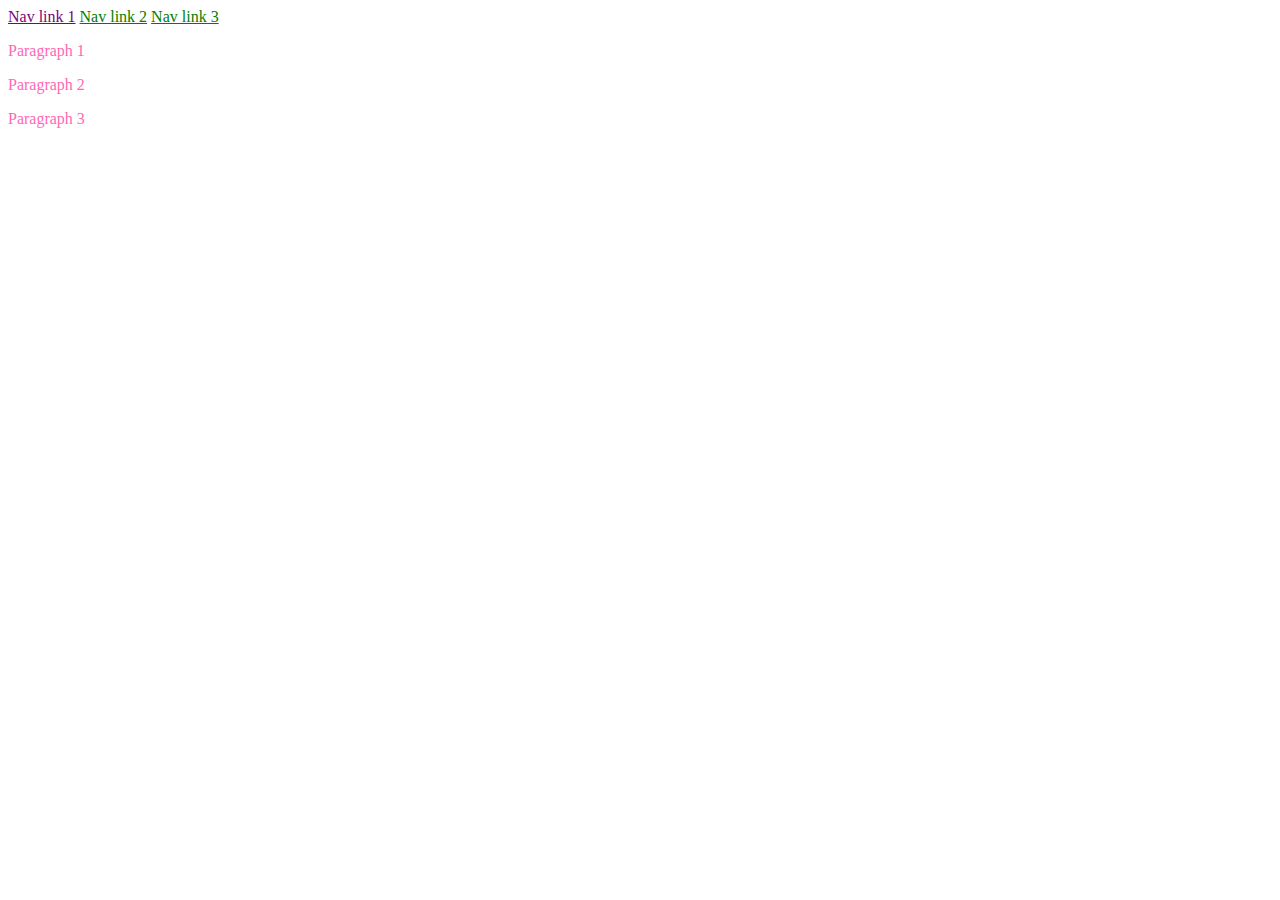
<file: css-specificity/index.html>
<!doctype html>

<html lang="en">
    <head>
        <meta charset="utf-8">
        <title>CSS Specificity</title>
        <meta name="description" content="CSS Specificity">
        <meta name="author" content="She Codes">
        <link rel="stylesheet" href="styles.css">
    </head>

    <body>

        <header>
            <nav>
                <a class="nav-link" id="link-1" href="#">Nav link 1</a>
                <a class="nav-link" href="#">Nav link 2</a>
                <a class="nav-link" href="#">Nav link 3</a>
            </nav>
        </header>

        <div>
            <p class="paragraph-link" id="paragraph-1">Paragraph 1</p>
            <p class="paragraph-link">Paragraph 2</p>
            <p class="paragraph-link">Paragraph 3</p>
        </div>

    </body>

</html>
</file>
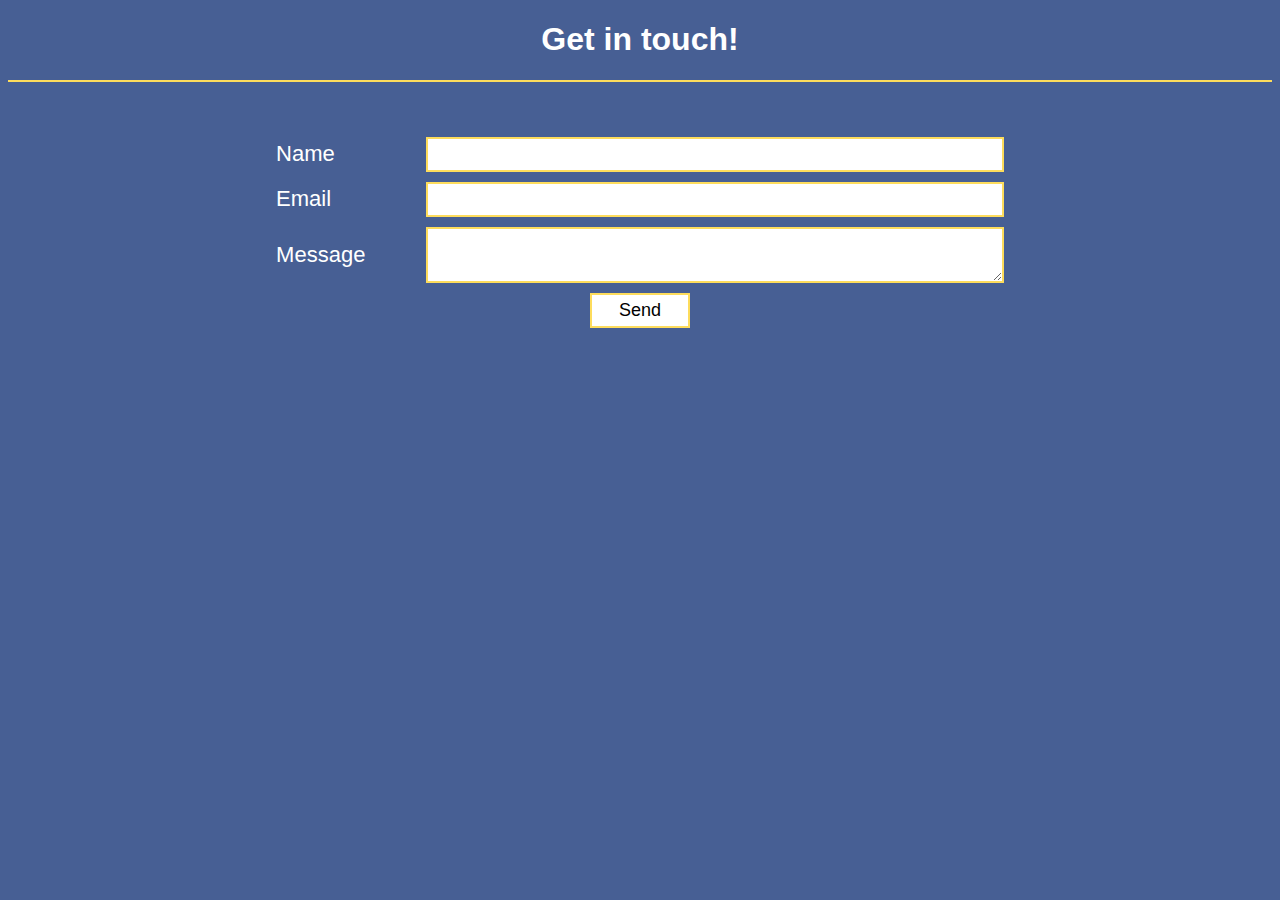
<file: forms-starter/index.html>
<!doctype html>

<html lang="en">
    <head>
        <meta charset="utf-8">
        <meta name="viewport" content="width=device-width, initial-scale=1, shrink-to-fit=no">
        <title>Introduction to Forms</title>
        <link rel="stylesheet" href="styles.css">
    </head>

    <body>
        <header>
            <h1>Get in touch!</h1>
        </header>

        <!-- action is where we post the form (from Formspree here) -->
        <!-- 'method' Indicating how the data is to be handled -->
        <form action="https://formspree.io/f/xwkyvvdg" method="post">
            <div class="form-item">
                <!-- following syntax is good practice, and possibly ref for javascript input -->
                <label for="name">Name</label>
                <input type="text" id="name" name>
            </div>
        <div class="form-item">
            <label for="mail">Email</label>
            <input type="email" id="mail" name="email">
        </div>
        <div class="form-item">
            <label for="message">Message</label>
            <textarea id="message" name="message"></textarea>
        </div>
        <div class="form-item">
            <button type="submit">Send</button>
        </div>
        </form>

    </body>
</html>
</file>
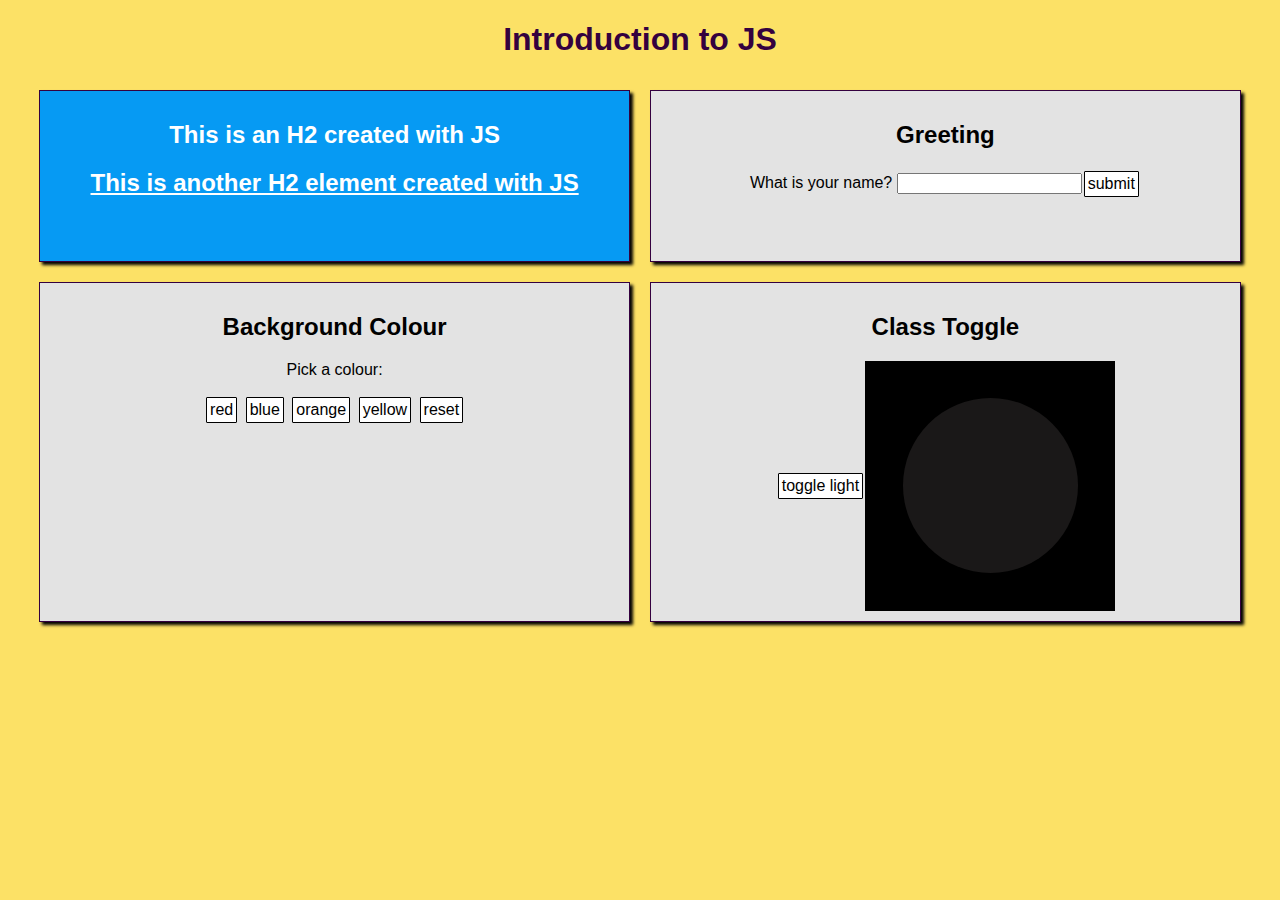
<file: intro-to-js/index.html>
<!DOCTYPE html>
<html lang="en">
    <head>
        <meta charset="utf-8">
        <title>Introduction to JavaScript</title>
        <meta name="description" content="JavaScript Demo">
        <meta name="author" content="She Codes">
        <link rel="stylesheet" href="styles.css">
    </head>
    
    <body>
        <header>
            <h1>Introduction to JS</h1>
        </header>

        <div id="wrapper">
            <div id="starter-div" class="component">
            </div>

            <div id="greeting" class="component">
                <h2>Greeting</h2>
                <form>
                    <div class="form-item">
                        <label for="name">What is your name?</label>
                        <input type="text" id="name" name="name">
                    </div>
                    <input type="button" onclick="showName()" value="submit">
                </form>
                <p id="greeting-text"></p>
            </div>

            <div id="colour" class="component">
                <h2>Background Colour</h2>
                <p>Pick a colour:</p>
                <input type="button" onclick="changeColour('#f74850')" value="red">
                <input type="button" onclick="changeColour('#0000ff')" value="blue">
                <input type="button" onclick="changeColour('#ffa500')" value="orange">
                <input type="button" onclick="changeColour('#ffff00')" value="yellow">
                <input type="button" onclick="resetColour()" value="reset">
            </div>

            <div id="on-off" class="component">
                <h2>Class Toggle</h2>
                <div id="class-toggle-containter">
                    <input type="button" onclick="toggleLightbulb()" value="toggle light">
                    <div id="toggle-wrapper">
                        <div id="light"></div>
                    </div>
                </div>
            </div>
        </div>
    </body>
    <script src='script.js'></script>       
</html>
</file>
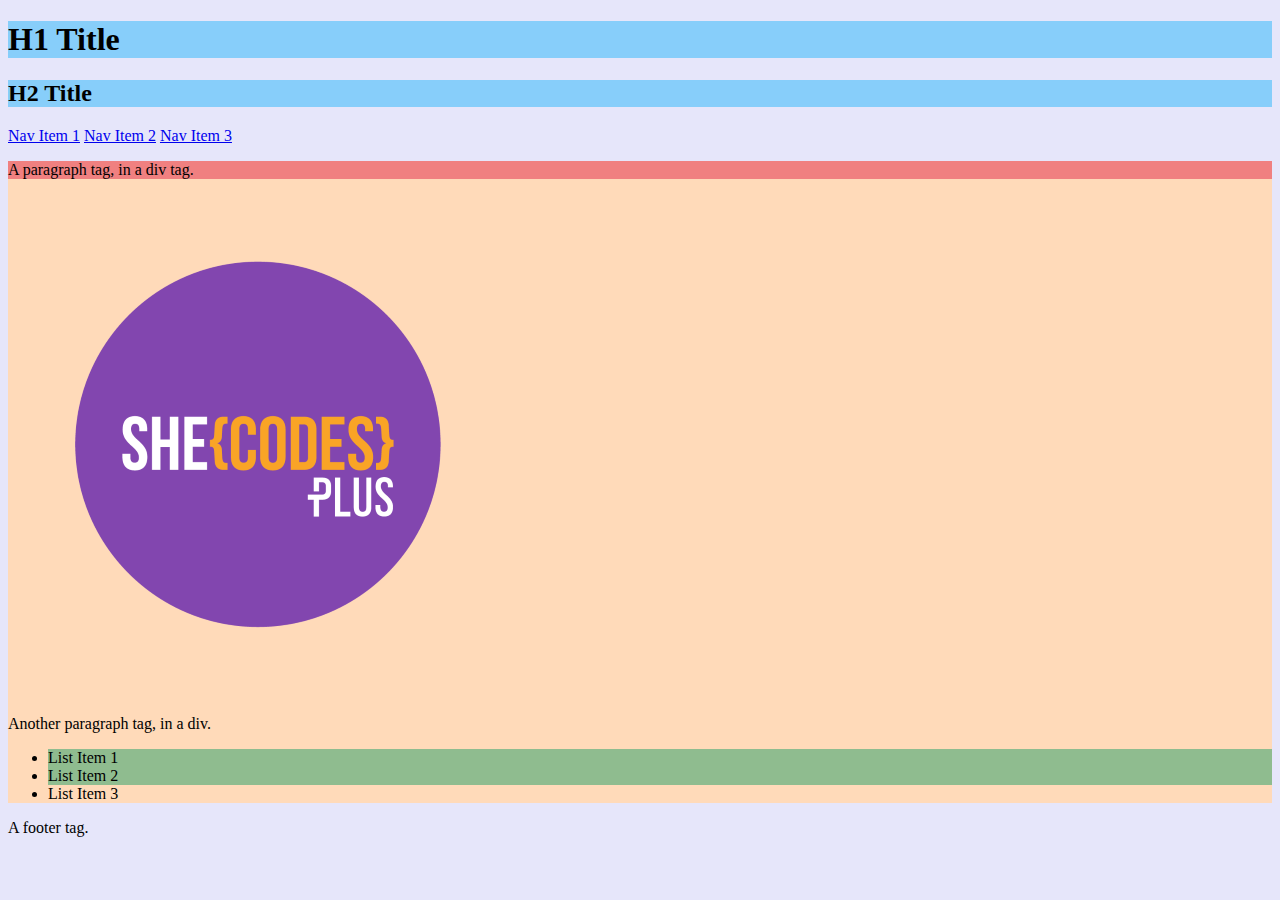
<file: introduction-to-css-selectors/index.html>
<!doctype html>

<html lang="en">
    <head>
        <meta charset="utf-8">
        <title>CSS Selectors</title>
        <meta name="description" content="CSS Selectors Playground">
        <meta name="author" content="She Codes">
        <link rel="stylesheet" href="styles.css">
    </head>
    <body>
        <header>
            <h1 class="main-heading">H1 Title</h1>
            <h2 class="main-heading">H2 Title</h2>
            <nav>
                <a href="#" >Nav Item 1</a>
                <a href="#">Nav Item 2</a>
                <a href="#">Nav Item 3</a>
            </nav>
        </header>
        <div>
            <p id="first-paragraph">A paragraph tag, in a div tag.</p>
            <img src="logo.png" alt="She Codes Logo.">
            <p>Another paragraph tag, in a div.</p>
            <ul>
                <li class="list-item">List Item 1</li>
                <li class="list-item">List Item 2</li>
                <li>List Item 3</li>
            </ul>
        </div>
        <footer>
            A footer tag.
        </footer>
    </body>
</html>
</file>
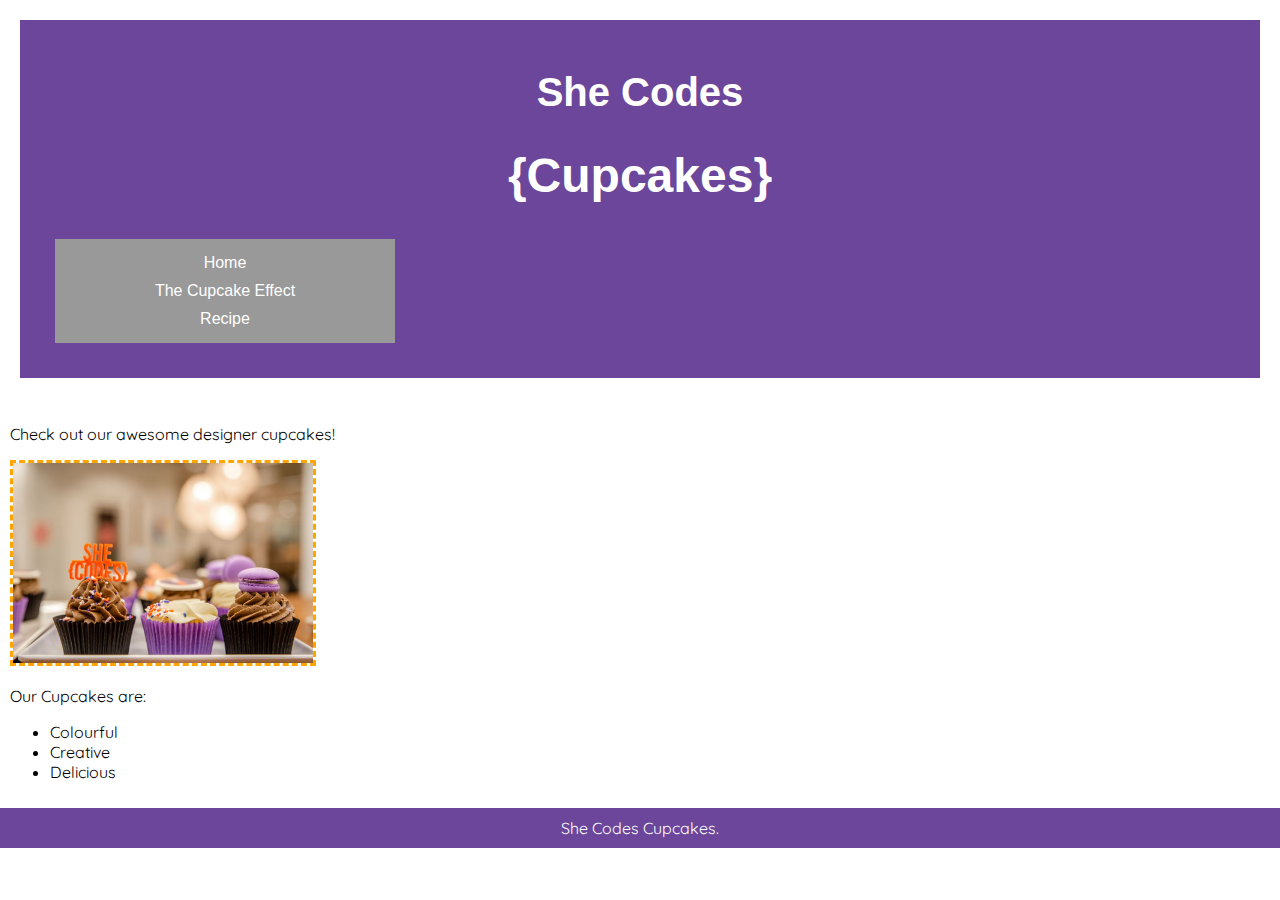
<file: introduction-to-css/index.html>
<!doctype html>

<html lang="en">
    <head>
        <meta charset="utf-8">
        <title>She Codes Cupcakes</title>
        <meta name="description" content="She Codes Cupcakes">
        <meta name="author" content="She Codes">
        <link rel="stylesheet" href="styles.css">
    </head>
    <body>
        <header>
            <h1>She Codes</h1>
            <h2>{Cupcakes}</h2>
            <nav>
                <a href="index.html">Home</a>
                <a href="cupcake-effect.html">The Cupcake Effect</a>
                <a href="recipe.html">Recipe</a>
            </nav>
        </header>
        <div>
            <p>Check out our awesome designer cupcakes!</p>
            <img id="picture-resized" src="images/cupcake-1.jpg" alt="She Codes Cupcakes.">
            <p>Our Cupcakes are:</p>
            <ul>
                <li>Colourful</li>
                <li>Creative</li>
                <li>Delicious</li>
            </ul>
        </div>
        <footer>
            She Codes Cupcakes.
        </footer>
    </body>
</html>
</file>
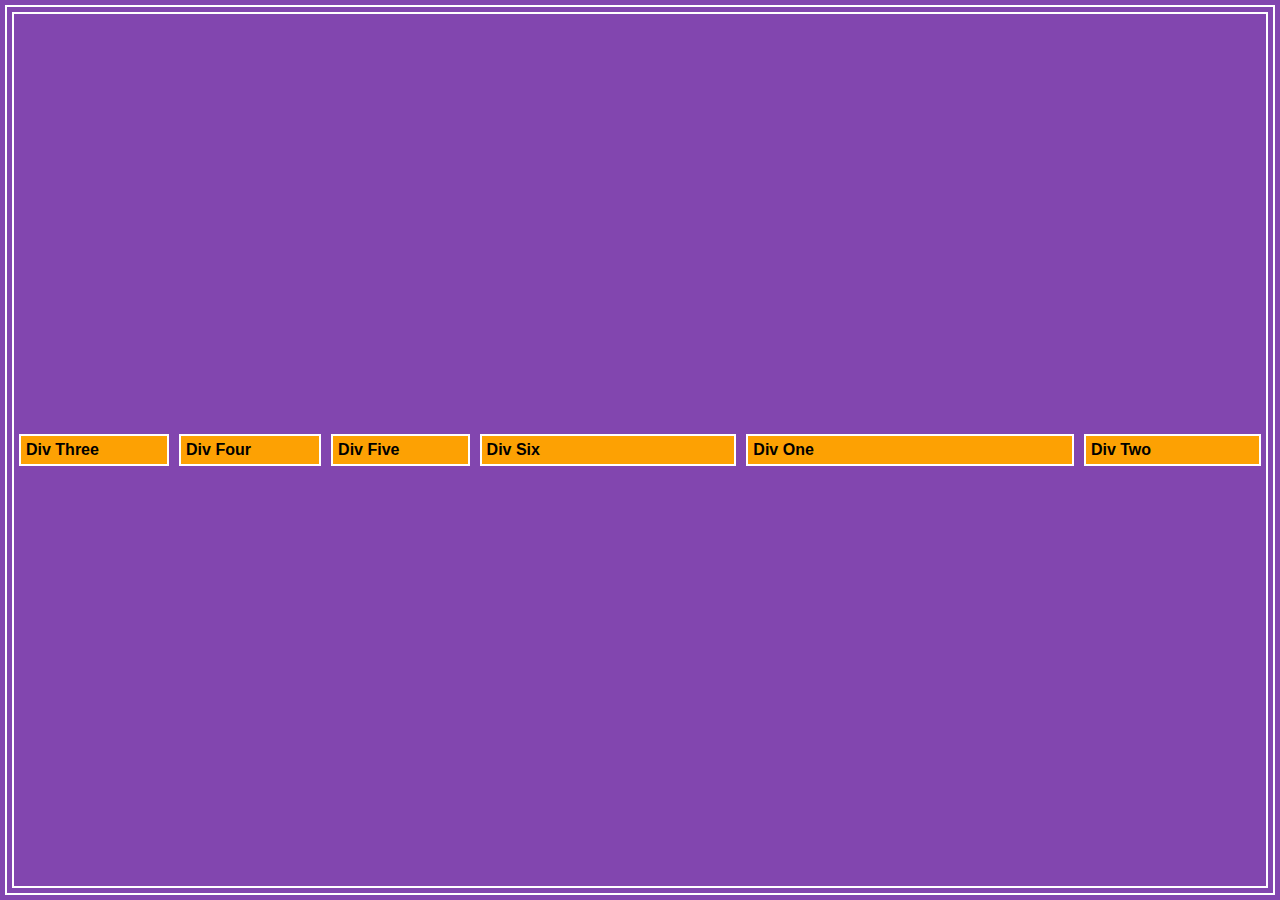
<file: introduction-to-flexbox/index.html>
<!doctype html>

<html lang="en">
    <head>
        <meta charset="utf-8">
        <meta name="viewport" content="width=device-width, initial-scale=1, shrink-to-fit=no">
        <title>Introduction to Flexbox</title>
        <link rel="stylesheet" href="styles.css">
    </head>

    <body>
        <div class="demo-div" id="div-1">Div One</div>
        <div class="demo-div" id="div-2">Div Two</div>
        <div class="demo-div" id="div-3">Div Three</div>
        <div class="demo-div" id="div-4">Div Four</div>
        <div class="demo-div" id="div-5">Div Five</div>
        <div class="demo-div" id="div-6">Div Six</div>
    </body>
</html>
</file>
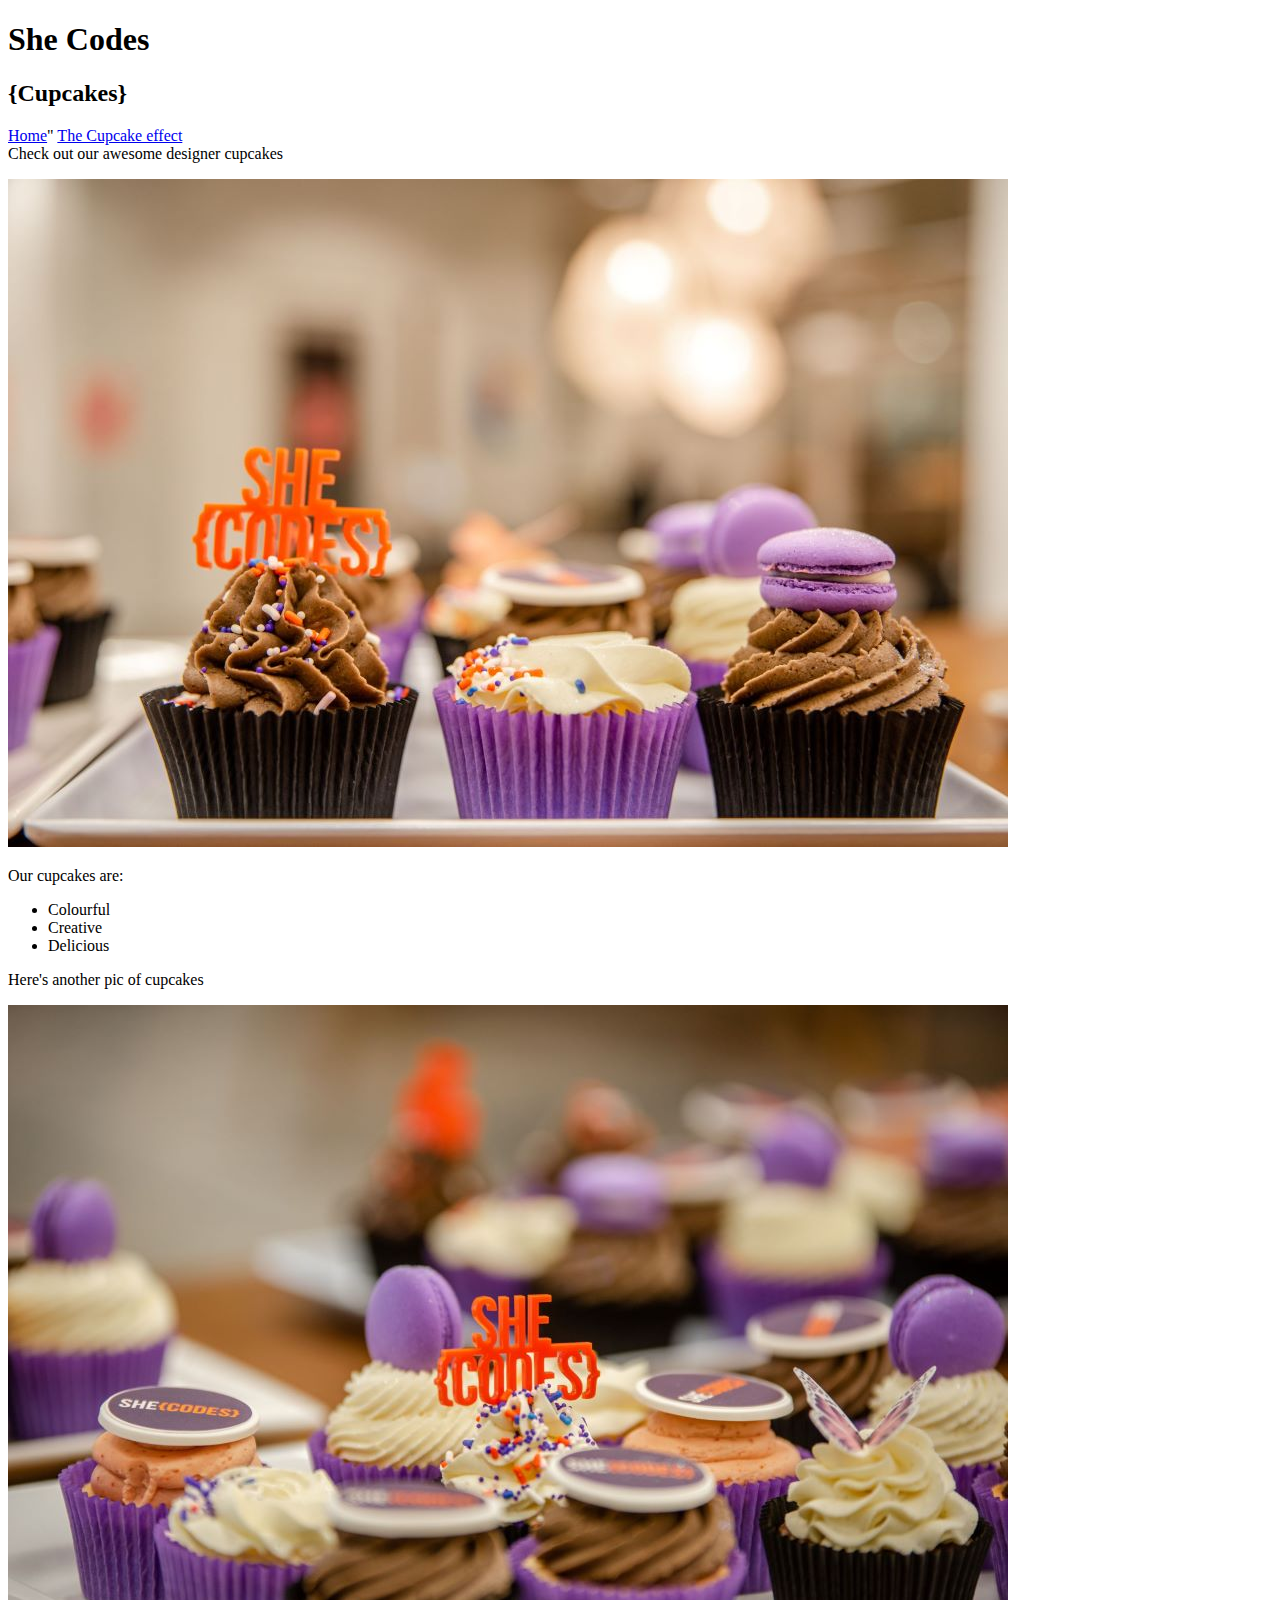
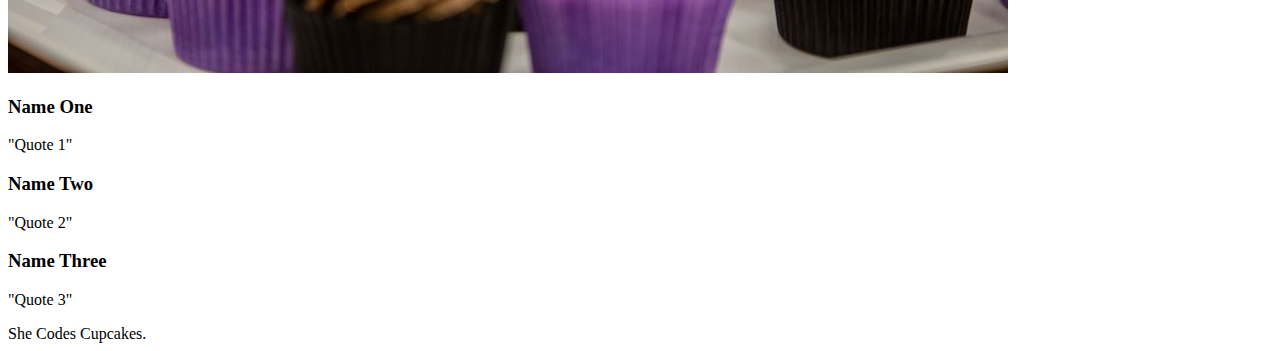
<file: introduction-to-html/index.html>
<!doctype html>
<html lang="en">
    <head>
        <meta charset="uft-8">
        <title>She Codes Cupcakes</title>
        <meta name="description" content="She Codes">
        <meta name="author" content="She Codes">
        <!-- <link rel="stylesheet" href="styles.css"> -->
    </head>

    <body>
        <header>
            <h1>She Codes</h1>
            <h2>{Cupcakes}</h2>
            <nav>
                <a href="index.html">Home<a>"
                <a href="cupcake-effect-html">The Cupcake effect</a>
            </nav>
        </header>
        </div>
            <p\>Check out our awesome designer cupcakes</p>
            <img src="images/cupcake-1.jpg" alt="She Codes Cupcakes">
            <p>Our cupcakes are:</p>
            <ul><li>Colourful</li>
                <li>Creative</li>
                <li>Delicious</li>
            </ul>
        </div>
        <div>
            <p>Here's another pic of cupcakes</p>
            <img src="images/cupcake-2.jpg">
        </div>
        <div>
            <h3>Name One</h3>
                <p>"Quote 1"</p>
            <h3>Name Two</h3>
                <p>"Quote 2"</p>
            <h3>Name Three</h3>
                <p>"Quote 3"</p>
        </div>
        
        <footer>
            She Codes Cupcakes.
        </footer>
    </body>
</html>
</file>
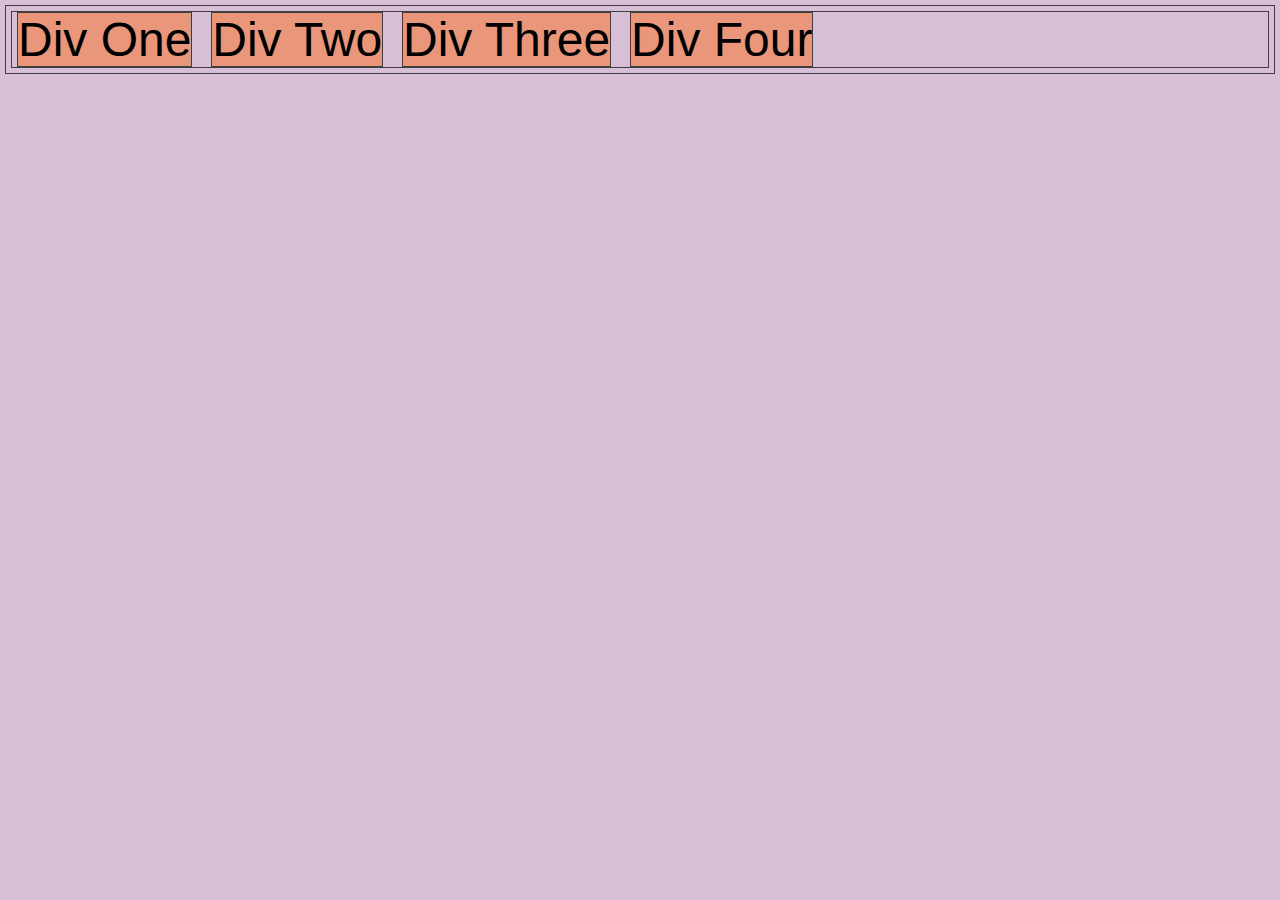
<file: introduction-to-media-queries/index.html>
<!doctype html>

<html lang="en">
    <head>
        <meta charset="utf-8">
        <meta name="viewport" content="width=device-width, initial-scale=1.0">
        <title>Media Queries</title>
        <link rel="stylesheet" href="styles.css">
    </head>

    <body>
        <div id="div-1">Div One</div>
        <div id="div-2">Div Two</div>
        <div id="div-3">Div Three</div>
        <div id="div-4">Div Four</div>
    </body>
</html>
</file>
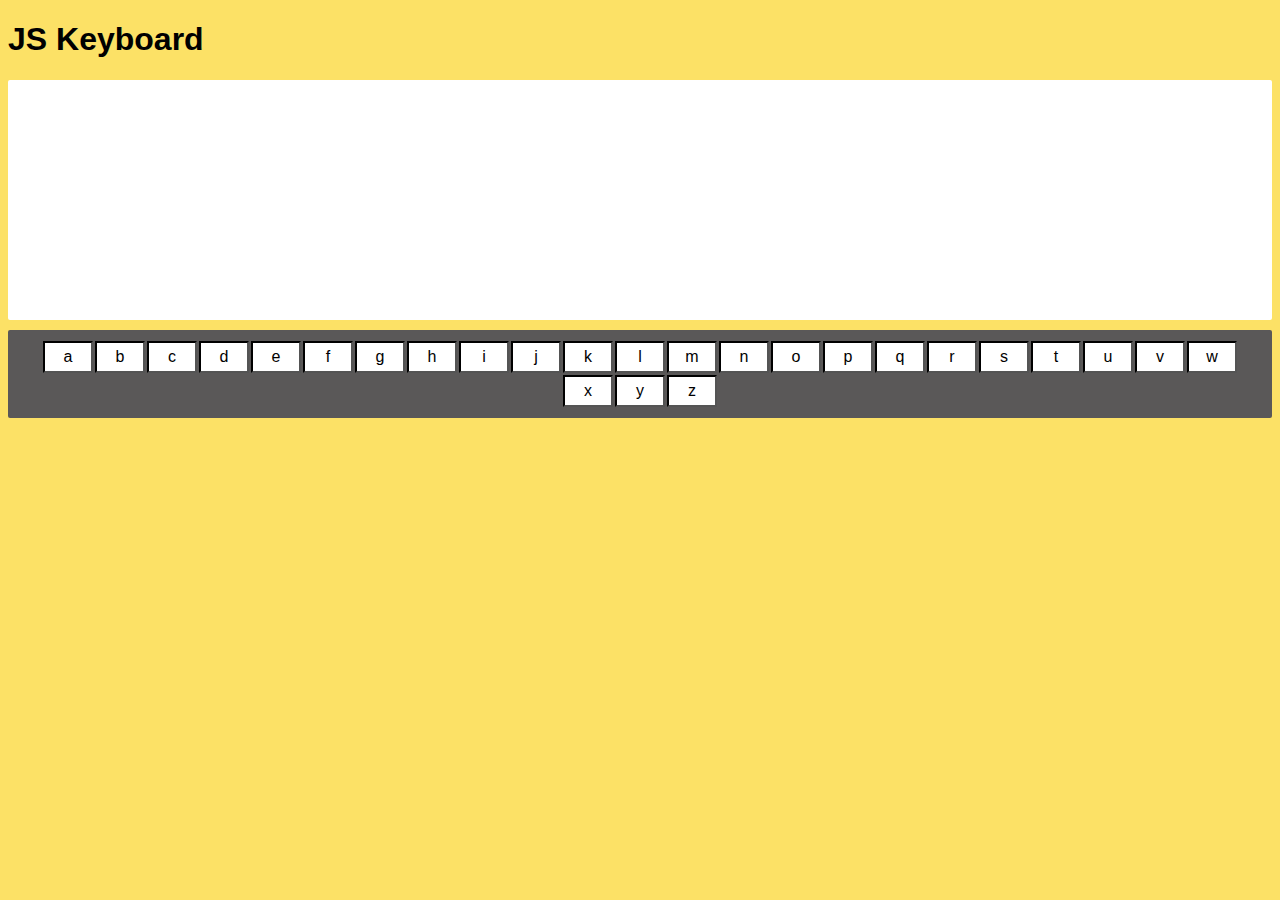
<file: keyboard/index.html>
<!DOCTYPE html>
<html lang="en">
    <head>
        <meta charset="utf-8">
        <title>JS Keyboard</title>
        <meta name="description" content="JavaScript Demo">
        <meta name="author" content="She Codes">
        <link rel="stylesheet" href="styles.css">

    </head>
    
    <body>
        <header>
            <h1>JS Keyboard</h1>
        </header>

        <div id="keyboard-wrapper">
            <div id="output">
                <p id="output-text">
                </p>
            </div>
            <div id="keyboard"></div>
        </div>
    </body>
    <script src="script.js"></script>
</html>
</file>
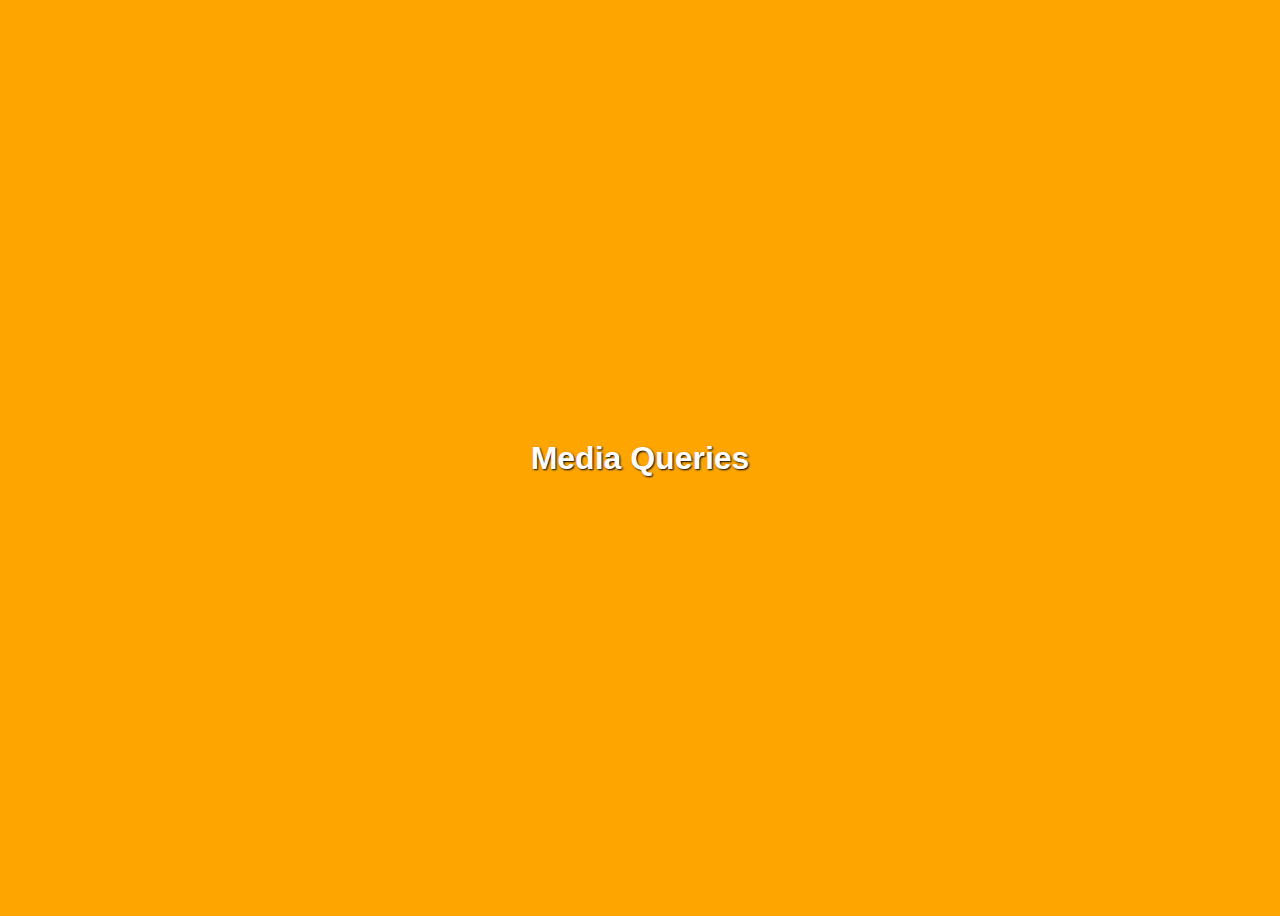
<file: media-queries-demo/index.html>
<!doctype html>

<html lang="en">
    <head>
        <meta charset="utf-8">
        <meta name="viewport" content="width=device-width, initial-scale=1.0">
        <title>Media Queries</title>
        <link rel="stylesheet" href="styles.css">
    </head>

    <body>

        <h1>Media Queries</h1>

    </body>
</html>
</file>
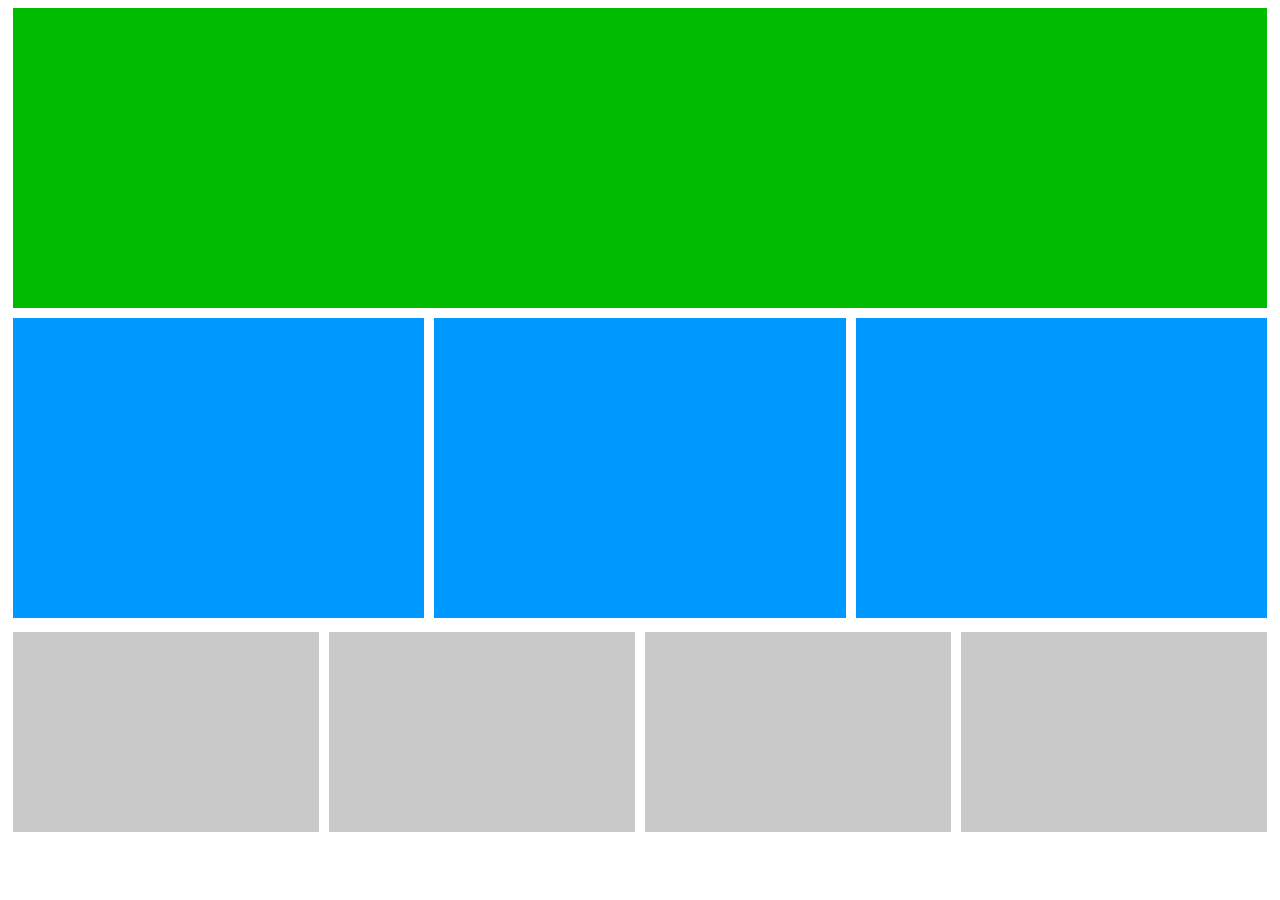
<file: media-queries-exercise-1/index.html>
<!DOCTYPE html>

<html lang="en">
    <head>
        <meta charset="utf-8" />
        <meta name="viewport" content="width=device-width, initial-scale=1.0" />
        <title>Media Queries</title>
        <link rel="stylesheet" href="styles.css" />
    </head>

    <body>
        <main>
            <div class="green-box box"></div>
            <div id="blue-section">
                <div class="blue-box box"></div><div class="blue-box box"></div><div class="blue-box box"></div>
            </div>
            <div id="grey-section">
                <div class="grey-box box"></div><div class="grey-box box"></div><div class="grey-box box"></div><div class="grey-box box"></div>
            </div>
        </main>
    </body>
</html>
</file>
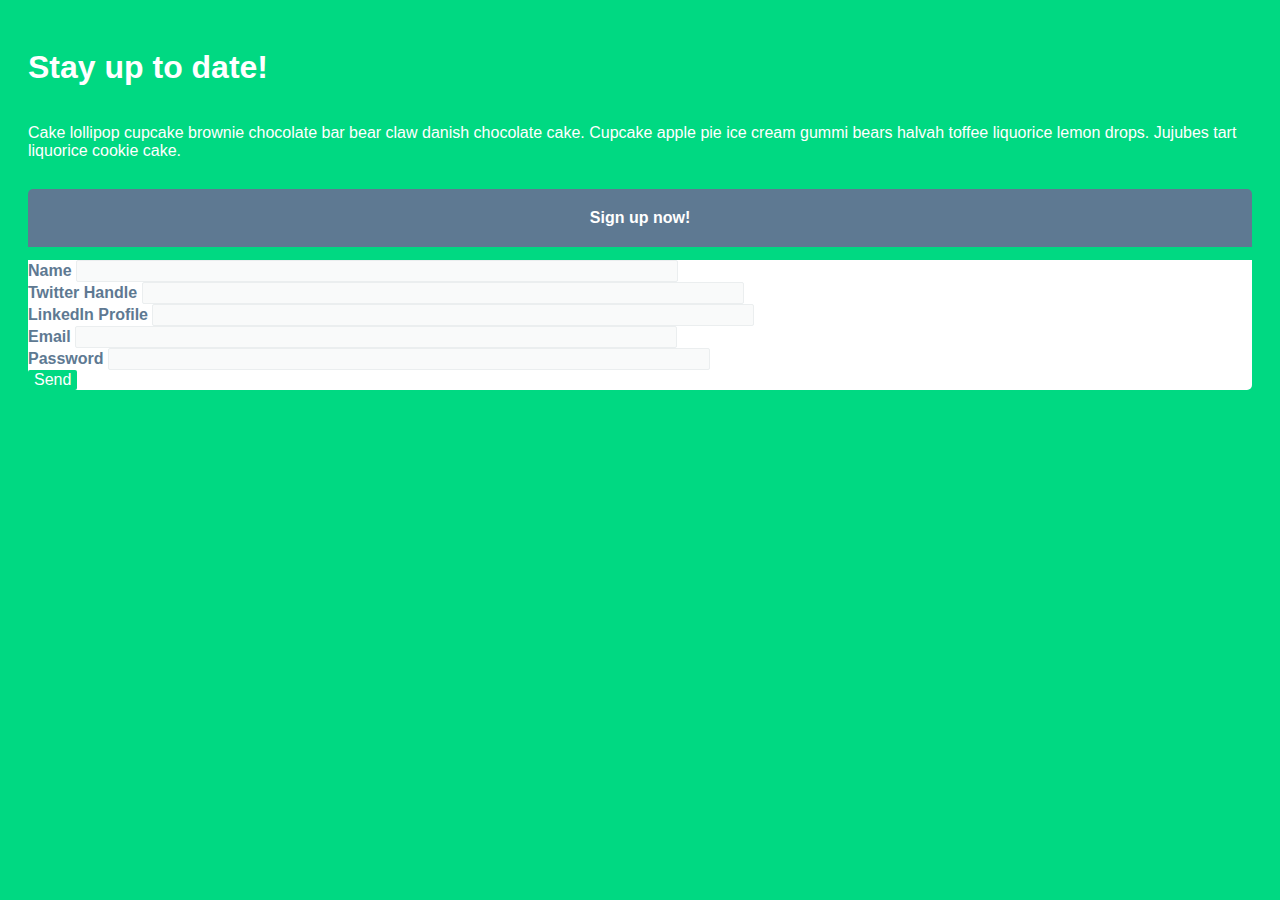
<file: media-queries-exercise-2/index.html>
<!DOCTYPE html>

<html lang="en">
    <head>
        <meta charset="utf-8" />
        <meta name="viewport" content="width=device-width, initial-scale=1.0" />
        <title>Media Queries</title>
        <link rel="stylesheet" href="styles.css" />
    </head>

    <body>
        <main>
            <header>
                <h1>Stay up to date!</h1>
                <p>
                    Cake lollipop cupcake brownie chocolate bar bear claw danish
                    chocolate cake. Cupcake apple pie ice cream gummi bears
                    halvah toffee liquorice lemon drops. Jujubes tart liquorice
                    cookie cake.
                </p>
            </header>
            <div id="form-wrapper">
                <h2>Sign up now!</h2>
                <form action="" method="">
                    <div class="form-item">
                        <label for="name">Name</label>
                        <input type="text" id="name" name="name" />
                    </div>
                    <div class="row">
                        <div class="form-item">
                            <label for="twitter">Twitter Handle</label>
                            <input type="text" id="twitter" name="twitter" />
                        </div>
                        <div class="form-item">
                            <label for="linkedin">LinkedIn Profile</label>
                            <input type="text" id="linkedin" name="linkedin" />
                        </div>
                    </div>
                    <div class="row">
                        <div class="form-item">
                            <label for="mail">Email</label>
                            <input type="email" id="mail" name="email" />
                        </div>
                        <div class="form-item">
                            <label for="message">Password</label>
                            <input
                                type="password"
                                id="message"
                                name="message"
                            />
                        </div>
                    </div>
                    <div class="form-item">
                        <button type="submit">Send</button>
                    </div>
                </form>
            </div>
        </main>
    </body>
</html>
</file>
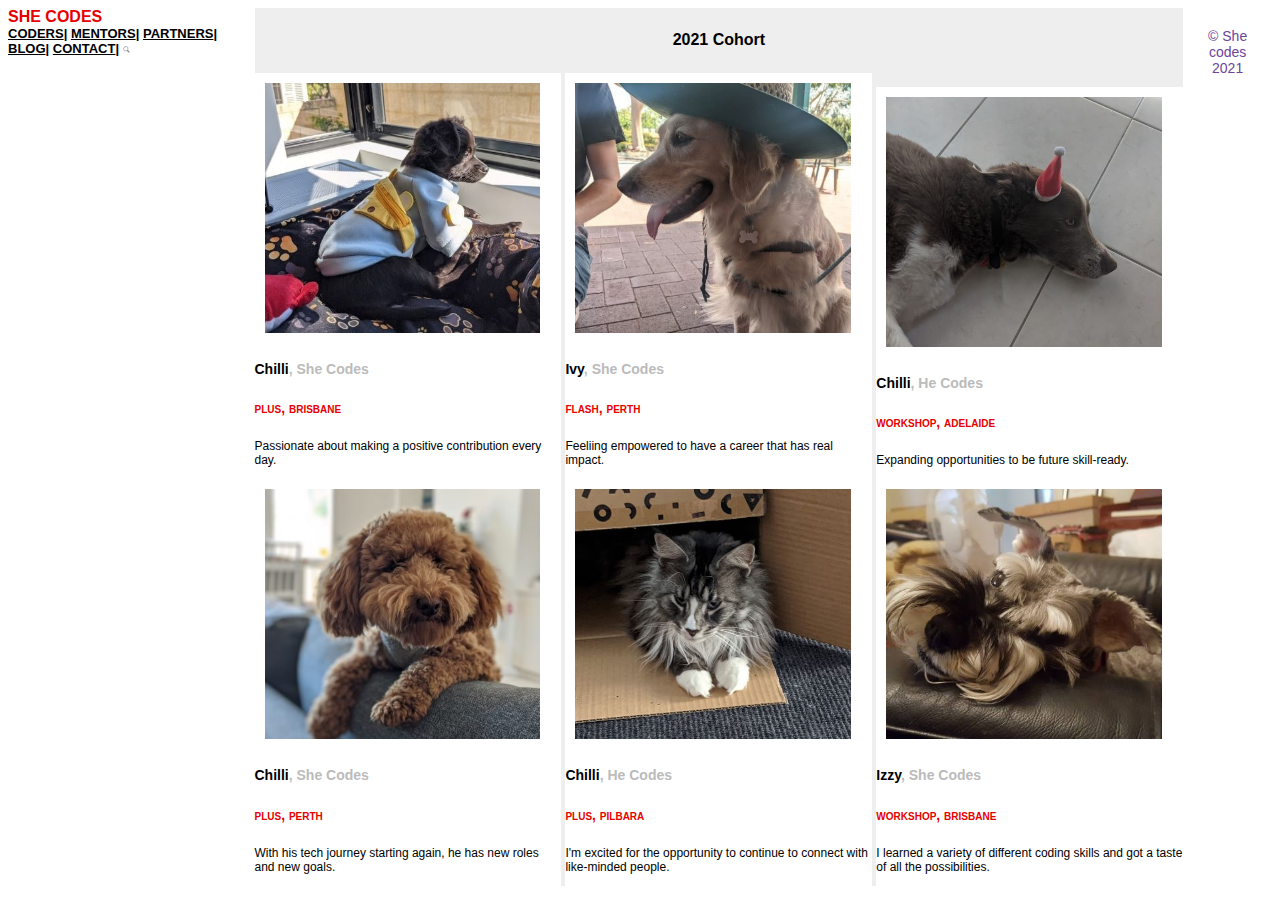
<file: she-codes-cohort/index.html>
<!doctype html>

<html lang="en">
    <head>
        <meta charset="utf-8">
        <title>She Codes Cohort</title>
        <meta name="description" content="She Codes 2021 Cohort">
        <meta name="author" content="She Codes">
        <link rel="stylesheet" href="styles.css">
    <head>
    <body>

        <header>
            <div class="top-container">
                <div class="logo">
                    </h1>She Codes</h1>
                </div>
                <div>
                    <nav>
                        <a href="index.html">Coders</a><a>|</a>
                        <a href="index.html">Mentors</a><a>|</a>
                        <a href="index.html">Partners</a><a>|</a>
                        <a href="index.html">Blog</a><a>|</a>
                        <a href="index.html">Contact</a><a>|</a>
                        <a href="index.html"><img src="images/search.png" width="3%"></a>

                    </nav>
                </div>
            </div>
        </header>
        
        <div class=main-container>
            <h2>2021 Cohort</h2>
                <div class=tile>
                    <img src="images/chilli.jpg" alt="Small dog in a vest resting near a sunlit window" class="tile-image">
                    <h3>Chilli<span class="h4">, She Codes</span></h3>
                    <h5>plus, brisbane</h5>
                    <p>Passionate about making a positive contribution every day.</p>
                </div>
                <div class=tile>
                    <img src="images/ivy.jpg" alt="Close up of a white labrador wearing a hat" class="tile-image">
                    <h3>Ivy<span class="h4">, She Codes</span></h3>
                    <h5>flash, perth</h5>
                    <p>Feeliing empowered to have a career that has real impact.</p>
                </div>
                <div class=tile>
                    <img src="images/remus.jpg" alt="Close up of a dog with a tiny santa hat" class="tile-image">
                    <h3>Chilli<span class="h4">, He Codes</span></h3>
                    <h5>workshop, adelaide</h5>
                    <p>Expanding opportunities to be future skill-ready.</p>
                </div>
                <div class=tile>
                    <img src="images/tedric.jpg" alt="Close up of an orange poodle" class="tile-image">
                    <h3>Chilli<span class="h4">, She Codes</span></h3>
                    <h5>plus, perth</h5>
                    <p>With his tech journey starting again, he has new roles and new goals.</p>
                </div>
                <div class=tile>
                    <img src="images/princi.jpg" alt="Close up of a long haired tabby and white cat" class="tile-image">
                    <h3>Chilli<span class="h4">, He Codes</span></h3>
                    <h5>plus, pilbara</h5>
                    <p>I'm excited for the opportunity to continue to connect with like-minded people.</p>
                </div>
                <div class=tile>
                    <img src="images/izzy.jpg" alt="Close up of a schnauzer with impressive facial hair" class="tile-image">
                    <h3>Izzy<span class="h4">, She Codes</span></h3>
                    <h5>workshop, brisbane</h5>
                    <p>I learned a variety of different coding skills and got a taste of all the possibilities.</p>
                </div>

        </div>

    <footer>
       &copy; She codes 2021
    </footer>
    </body>
</file>
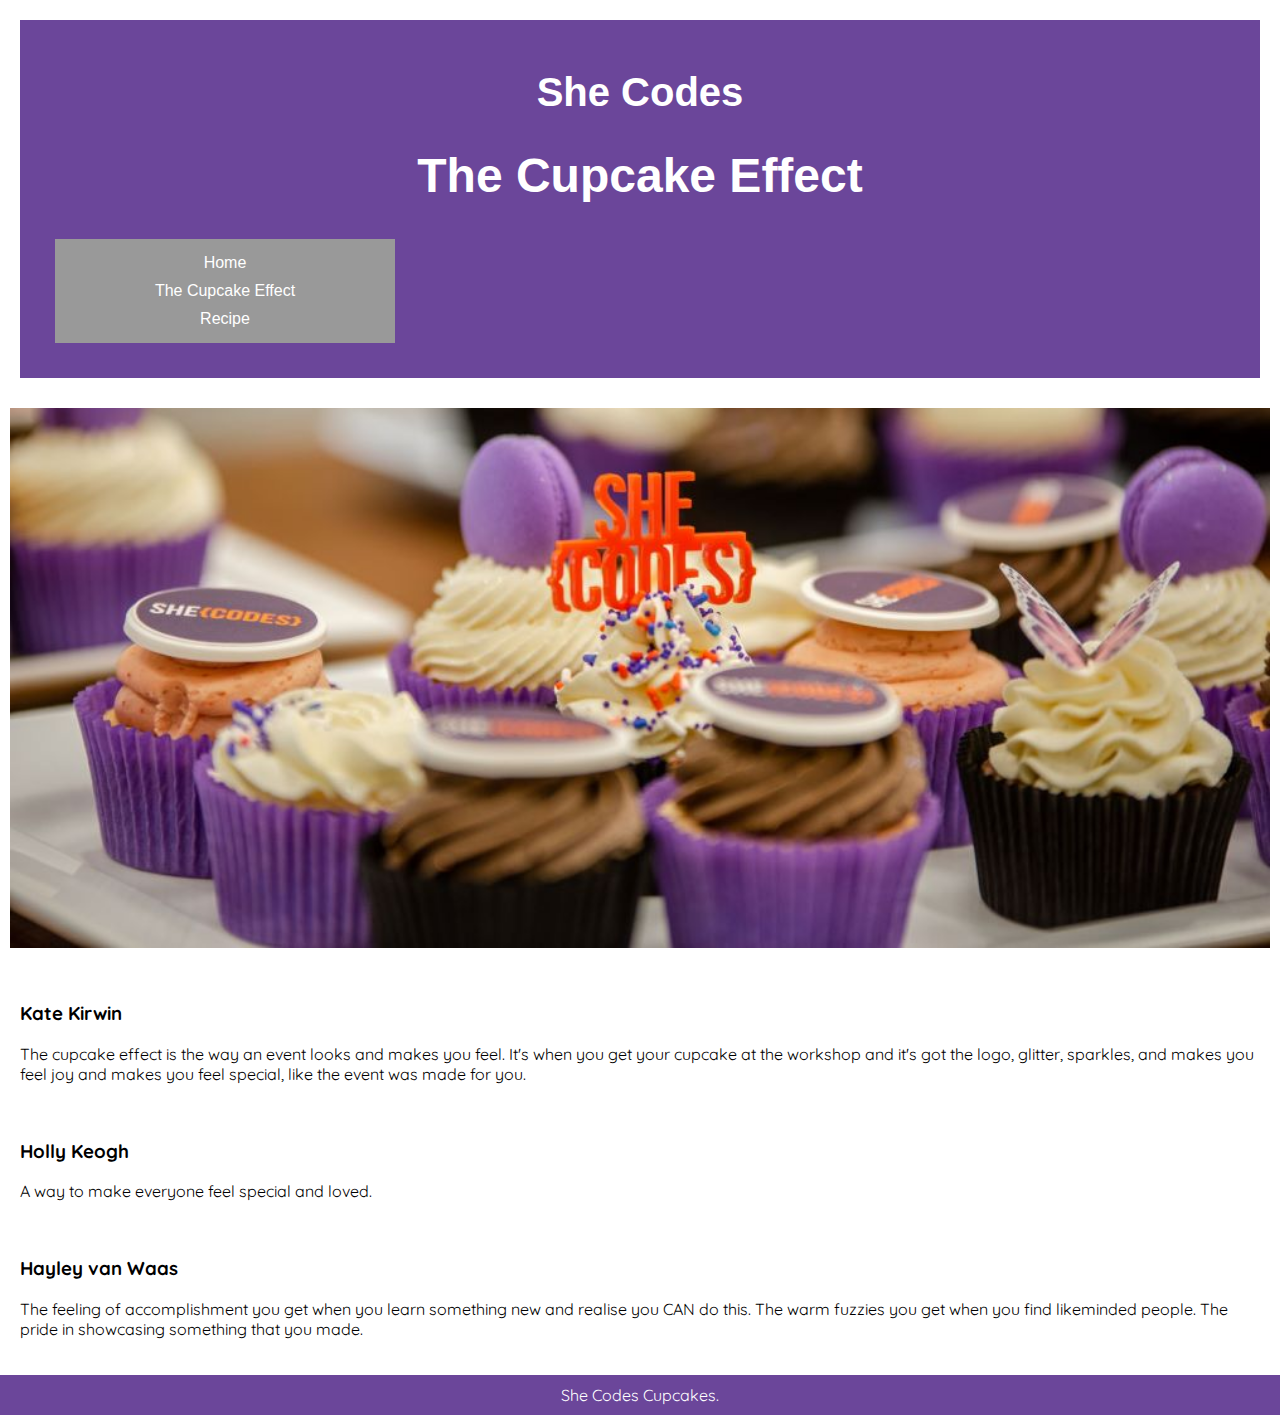
<file: introduction-to-css/cupcake-effect.html>
<!doctype html>

<html lang="en">
    <head>
        <meta charset="utf-8">
        <title>She Codes Cupcakes</title>
        <meta name="description" content="She Codes Cupcakes">
        <meta name="author" content="She Codes">
        <link rel="stylesheet" href="styles.css">
    </head>

    <body>

        <header>
            <h1>She Codes</h1>
            <h2>The Cupcake Effect</h2>
            <nav>
                <a href="index.html">Home</a>
                <a href="cupcake-effect.html">The Cupcake Effect</a>
                <a href="recipe.html">Recipe</a>
            </nav>
        </header>

        <div>            
            <img src="images/cupcake-2.jpg" alt="She Codes branded Cupcakes.">
        </div>

        <div>
            <div>
                <h3>Kate Kirwin</h3>
                <p>
                    The cupcake effect is the way an event looks and makes you feel.
                    It's when you get your cupcake at the workshop and it's got the logo,
                    glitter, sparkles, and makes you feel joy and makes you feel special,
                    like the event was made for you.
                </p>
            </div>
            <div>
                <h3>Holly Keogh</h3>
                <p>A way to make everyone feel special and loved.</p>
            </div>
            <div>
                <h3>Hayley van Waas</h3>
                <p>The feeling of accomplishment you get when you learn something new
                    and realise you CAN do this. The warm fuzzies you get when you find likeminded
                    people. The pride in showcasing something that you made.
                </p>
            </div>
        </div>

        <footer>
            She Codes Cupcakes.
        </footer>

    </body>

</html>
</file>
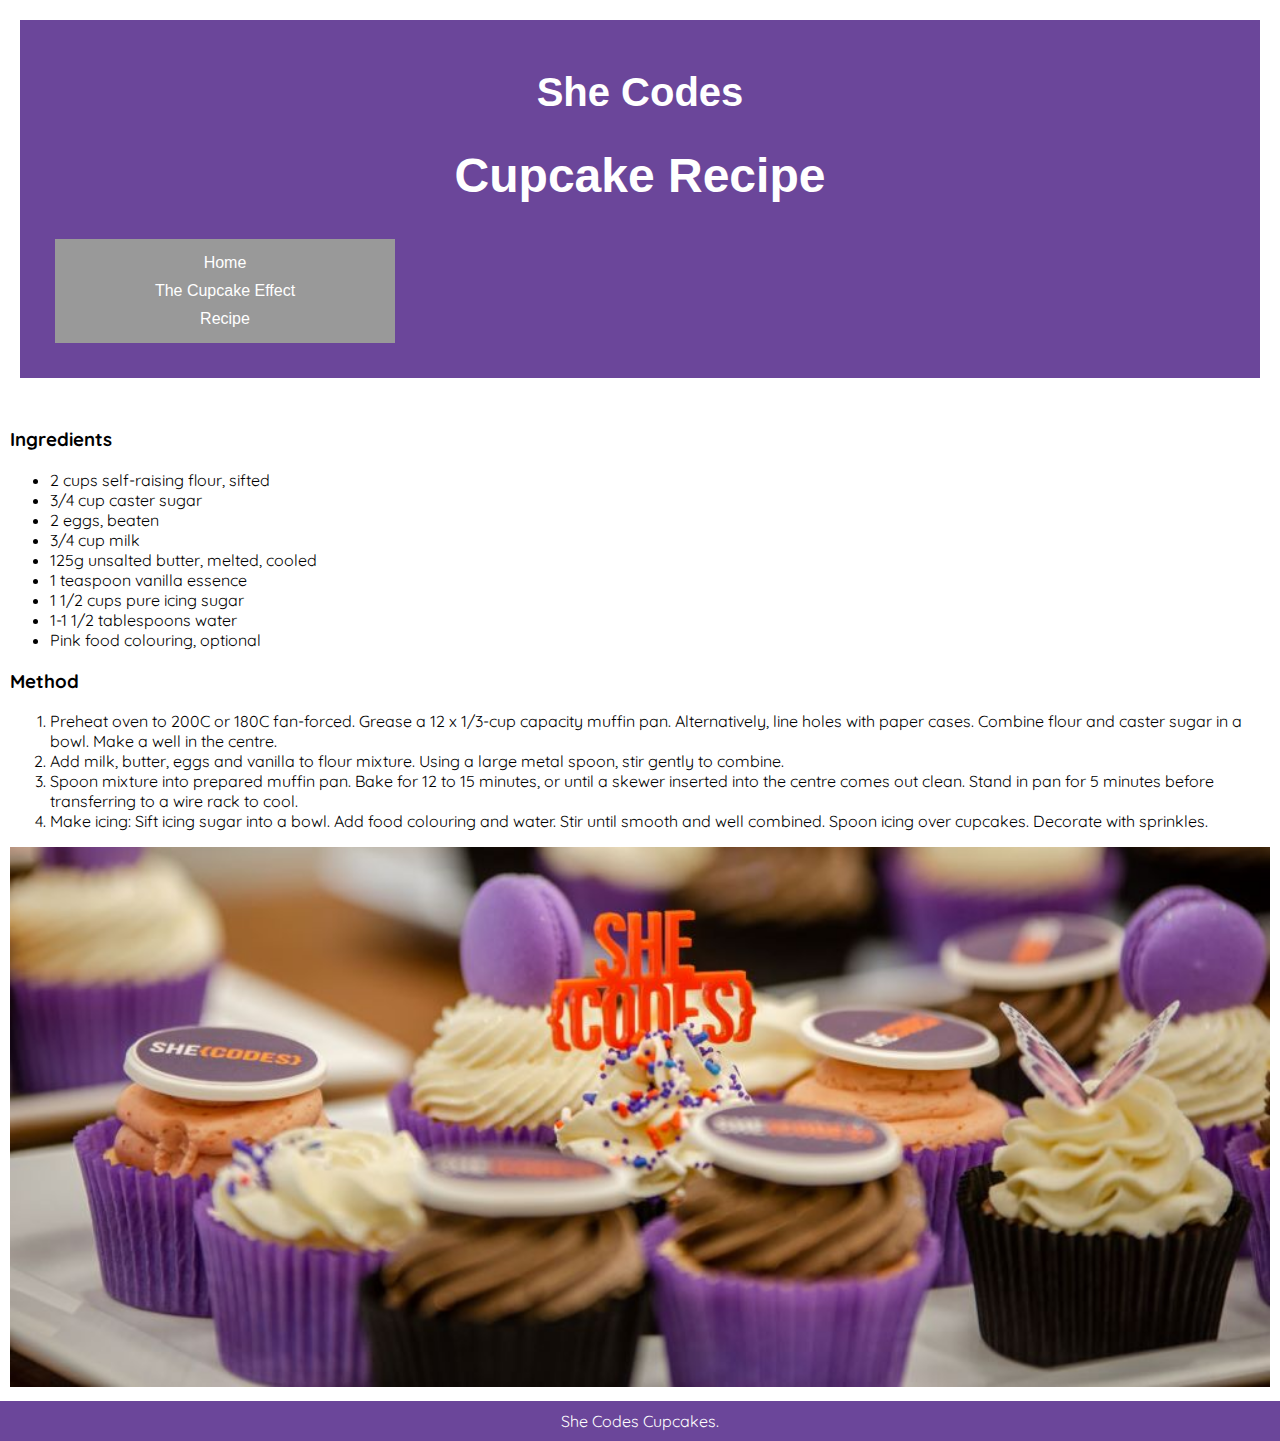
<file: introduction-to-css/recipe.html>
<!doctype html>

<html lang="en">
    <head>
        <meta charset="utf-8">
        <title>She Codes Cupcakes</title>
        <meta name="description" content="She Codes Cupcakes">
        <meta name="author" content="She Codes">
        <link rel="stylesheet" href="styles.css">
    </head>
    <body>
        <header>
            <h1>She Codes</h1>
            <h2>Cupcake Recipe</h2>
            <nav>
                <a href="index.html">Home</a>
                <a href="cupcake-effect.html">The Cupcake Effect</a>
                <a href="recipe.html">Recipe</a>
            </nav>
        </header>
        <div>
            <h3>Ingredients</h3>
            <ul>
                <li>2 cups self-raising flour, sifted</li>
                <li>3/4 cup caster sugar</li>
                <li>2 eggs, beaten</li>
                <li>3/4 cup milk</li>
                <li>125g unsalted butter, melted, cooled</li>
                <li>1 teaspoon vanilla essence</li>
                <li>1 1/2 cups pure icing sugar</li>
                <li>1-1 1/2 tablespoons water</li>
                <li>Pink food colouring, optional</li>
            </ul>
            <h3>Method</h3>
            <ol>
                <li>Preheat oven to 200C or 180C fan-forced.
                    Grease a 12 x 1/3-cup capacity muffin pan.
                    Alternatively, line holes with paper cases.
                    Combine flour and caster sugar in a bowl.
                    Make a well in the centre.</li>
                <li>Add milk, butter, eggs and vanilla to flour mixture.
                    Using a large metal spoon, stir gently to combine.</li>
                <li>Spoon mixture into prepared muffin pan. Bake for 12 to 15 minutes,
                    or until a skewer inserted into the centre comes out clean.
                    Stand in pan for 5 minutes before transferring to a wire rack to
                    cool.</li>
                <li>Make icing: Sift icing sugar into a bowl.
                    Add food colouring and water.
                    Stir until smooth and well combined.
                    Spoon icing over cupcakes.
                    Decorate with sprinkles.
                </li>
            </ol>
            <img src="images/cupcake-2.jpg" alt="She Codes branded Cupcakes.">
        </div>
        <footer>
            She Codes Cupcakes.
        </footer>
    </body>
</html>
</file>
<file: css-specificity/styles.css>
nav a {
    color: red;
}


.nav-link {
    color: black;
}


nav a.nav-link {
    color: green;
}


nav a.nav-link#link-1 {
    color: purple;
}


html div p {
    color: darkgrey;
}


body div p {
    color: hotpink;
}
</file>
<file: forms-starter/styles.css>
body {
    background-color: #475F94;
    color: #fff;
    font-family: "Gill Sans", sans-serif;
}

header {
    border-bottom: 2px solid #FDDC5C;
    text-align: center;
}

form {
    margin: 50px auto;
    width: 90%;
}

.form-item {
    display: flex;
    justify-content: center;
    align-items: center;
    padding: 5px;
}

.form-item label {
    flex-basis: 150px;
    font-size: 22px;
}

.form-item input,
.form-item textarea {
    flex-basis: 50%;
    border: 2px solid #FDDC5C;
}

.form-item input:hover,
.form-item textarea:hover {
    border: 2px solid #FA4224;
}

.form-item input,
.form-item textarea,
.form-item button {
    border: 2px solid #FDDC5C;
    background-color: #FFF;
    padding: 5px;
    font-size: 18px;
}

.form-item button:hover {
    border: 2px solid #FA4224;
    background-color: #FA4224;
    color: #FFF;
}

.form-item button {
    width: 100px;
}
</file>
<file: intro-to-js/styles.css>
body {
    background-color: #FCE166;
    font-family: Arial;
}

h1 {
    color: #34013F;
    text-align: center;
}

#wrapper {
    display: flex;
    flex-wrap: wrap;
    justify-content: center;
}

.component {
    border: 1px solid #34013F;
    flex-basis: 45%;
    margin: 10px;
    padding: 10px;
    text-align: center;
    box-shadow: 3px 3px 3px #000;;
    background-color: #e3e3e3;
}

input[type=button] {
    margin: 2px;
    padding: 3px;
    border: 1px solid black;
    border-radius: 1px;
    background-color: #fff;
    font-size: 16px;
}

input[type=button]:hover {
    cursor: pointer;
    box-shadow: -2px 2px 0px black;
}

#starter-div {
    min-height: 100px;
    background-color: #069AF3;
}

.js-header {
    color: #FFF;
}

#second-h2 {
    text-decoration: underline;
}

form {
    display: flex;
    align-items: center;
    justify-content: center;
}

#greeting-text {
    height: 20px;
}

#class-toggle-containter {
    display: flex;
    justify-content: center;
    align-items: center;
}

#toggle-wrapper {
    width: 250px;
    height: 250px; 
    background-color: black;
    display: flex;
    justify-content: center;
    align-items: center;
}

#light {
    height: 175px;
    width: 175px;
    background-color: #1a1818 ;
    border-radius: 50%;
}

.on {
    box-shadow: inset 0 0 150px yellow, 0px 0 30px yellow;
    
}
</file>
<file: introduction-to-css-selectors/styles.css>
body {
    background-color: lavender;
}

div {
    background-color: peachpuff;
}

.list-item {
    background-color: darkseagreen;
}

.main-heading {
    background-color: lightskyblue;
}

#first-paragraph {
    background-color: lightcoral;
}
</file>
<file: introduction-to-css/styles.css>
@import url('https://fonts.googleapis.com/css2?family=Raleway&display=swap');
@import url('https://fonts.googleapis.com/css2?family=Quicksand:wght@400;500;700&display=swap');


/* "Asterisk" If we want to assign a style to all html elements: */
/* * {
    border: 1px solid gray;
} */

html {
    font-family: 'Quicksand', sans-serif;
    background-color: #fff;
}

body {
    margin: 0;
}

header {
    text-align: center;
    background-color: #6b469a;
    padding: 25px;
    margin: 20px;
    font-family: Arial, Helvetica, sans-serif;
    font-size: 20;
}

h1 {
    font-size: 2.5rem;
    line-height: 2.5rem;;
    color: #fff;
}

h2 {
    font-size: 3rem;
    line-height: 3rem;
    color: #fff;
}

nav {
    margin: 10px;
    padding: 10px;
    background-color: #999999;
    width: 20em
}

a {
    color: #fff;
    text-decoration: none;
    padding: 5px;
}

a:hover {
    color: #fda103;
    border-bottom: 2px solid #fda103;
}


div {
    padding: 10px;
}

img {
    width: 100%;
    height: 60vh;
    object-fit: cover;
    object-position: bottom;
}

footer {
    text-align: center;
    background-color: #6b469a;
    padding: 10px;
    color: #fff;
}

nav a {
    display: block
}

#picture-resized {
    width: 300px;
    height: 200px;
    border: 3px dashed orange
}
</file>
<file: introduction-to-flexbox/styles.css>
* {
    border: 2px solid #fff;
    margin: 5px;
}

html {
    height: calc(100% - 14px);
}

body {
    background-color: #8246AF;
    font-family: Arial, Helvetica, sans-serif;
    font-size: 1rem;
    font-weight: bold;
    height: calc(100% - 14px);
    /* flexbox stuff */
    display: flex;
    justify-content: space;
    flex-wrap: wrap;
    align-content: center;
}

div {
    padding: 5px;
    background-color: #FDA103;
}

/*** Your code here ***/
.demo-div{
    flex-grow: 1;
}

#div-6{
    flex-grow: 3;
    /* every item is on order 0 until specified otherwise */
    order: 1
}

#div-1{
    flex-basis: 20%;
    order: 2
}

#div-2{
    flex-basis: 100px;
    order: 3;
}
</file>
<file: introduction-to-html/styles.css>
/* #fda103 6b469a */
@import url('https://fonts.googleapis.com/css2?family=Raleway&display=swap');

html {
    font-family: 'Raleway', sans-serif;
    background-color: #fff;
}

body {
    margin: 0;
}

header {
    text-align: center;
    background-color: #6b469a;
    padding: 10px;
}

h1 {
    font-size: 2.5rem;
    line-height: 2.5rem;;
    color: #fff;
}

h2 {
    font-size: 3rem;
    line-height: 3rem;
    color: #fff;
}

nav {
    margin: 10px;
    padding: 10px;
    background-color: #999999;
}

a {
    color: #fff;
    text-decoration: none;
    padding: 5px;
}

a:hover {
    color: #fda103;
    border-bottom: 2px solid #fda103;
}


div {
    padding: 10px;
}

img {
    width: 100%;
    height: 60vh;
    object-fit: cover;
    object-position: bottom;
}

footer {
    text-align: center;
    background-color: #6b469a;
    padding: 10px;
    color: #fff;
}
</file>
<file: introduction-to-media-queries/styles.css>
* {
    border: 1px solid #3e3e3e;
    margin: 5px;
}

body {
    background-color: #d8bfd8;
    font-family: Arial, Helvetica, sans-serif;
    font-size: 2rem;
}

div {
    height: 200px;
}

#div-1 {
    background-color: #9370db;
}

#div-2 {
    background-color: #8fbc8b;
}

#div-3 {
    background-color: #6495ed;
}

#div-4 {
    background-color: #f5deb3;
}

/*** Your code here ***/

@media (min-width: 500px) {
    div{
        display: inline-block;
        width: 44%;
        font-size: 2.5rem;
    }
    #div-1, #div-2, #div-3, #div-4 {
        background-color: coral;
    }
}
@media (min-width:900px) {
    div{
        display: inline;
        width: 25%;
        font-size: 3rem;
    }
    #div-1, #div-2, #div-3, #div-4 {
        background-color:darksalmon;
    }
}
</file>
<file: keyboard/styles.css>
body {
    background-color: #FCE166;
    font-family: Arial;
}

#output {
    border-radius: 2px;
    background-color: #fff;
    height: 200px;
    padding: 20px;
    overflow: scroll;
    margin-bottom: 10px;
}

#output-text {
    font-family: 'Courier New', Courier, monospace;
    font-size: 36px;
    color: #000;
    word-wrap: break-word;
    margin: 0;
}

#keyboard {
    display: flex;
    justify-content: center;
    flex-wrap: wrap;
    margin-top: 10px;
    background-color: #5a5858;
    border-radius: 2px;
    padding: 10px;
}

.key {
    text-align: center;
    width: 50px;
    margin: 1px;
    padding: 5px;
    font-size: 16px;
    background-color: #fff;
    border-style: inset;
}

.selected {
    background-color: darkgrey;
    border-style: outset;
}
</file>
<file: media-queries-demo/styles.css>
body {
    height: 100vh;
    background-color: red;
    display: flex;
    align-items: center;
    justify-content: center;
}

h1 {
    font-family: Arial, Helvetica, sans-serif;
    color: white;
    text-shadow: 1px 1px 2px black;
    text-align: center;
}

/*** Media Queries Below ***/

/* Small devices (landscape phones, 576px and up) */
@media (max-width: 1440px) { 
    body {
        background-color: orange;
    }
}

/* Medium devices (tablets, 768px and up)*/
@media (max-width: 1200px) {
    body {
        background-color: yellow;
    }
}

/* Large devices (desktops, 992px and up) */
@media (max-width: 768px) {
    body {
        background-color: green;
    }
}

/* Extra large devices (large desktops, 1200px and up) */
@media (max-width: 922px) {
    body {
        background-color: blue;
    }
}

 /* MASSIVE devices (large desktops, 1440px and up) */
@media (max-width: 576px) {
    body {
        background-color: purple;
    }
}
</file>
<file: media-queries-exercise-1/styles.css>
.box {
    /* margin: 5px; */
}

.green-box {
    height:75px;
    background-color: #00bb00;
    margin: 5px;
}

.blue-box {
    height: 150px;
    background-color: #0099ff;
    margin: 5px;
}

.grey-box {
    height: 75px;
    background-color: #c9c9c9;
    margin: 5px;
}

/*** Media Queries Below ***/
@media (min-width: 600px){
    .green-box {
    height: 200px;
    background-color: #00bb00;
    }
    .blue-box {
    height: 150px;
    background-color: #0099ff;
    }
    .grey-box {
    height: 75px;
    width: calc(100% / 2 - 10px);
    display: inline-block;
    }
}

@media (min-width: 900px) {
    .green-box {
    height: 300px;
    background-color: #00bb00;
    }

    .blue-box {
    height: 300px;
    width: calc(100% / 3 - 10px);
    display: inline-block;
    }

    .grey-box {
    height: 200px;
    width: calc(100% / 4 - 10px);
    display: inline-block;
    }
}
</file>
<file: media-queries-exercise-2/styles.css>
html {
    background-color: #00d982;
    font-family: Arial, Helvetica, sans-serif;
}

body {
    padding: 20px;
}

header {
    color: #fff;
}

h2 { /*Sign up now*/
    border-top-left-radius: 5px;
    border-top-right-radius: 5px;
    background-color: #5e7992;
    color: #fff;
    font-size: 1rem;
    text-align: center;
    padding: 20px
}

p {
    display:inline-flex
}

form {/*container*/
    background-color: #fff;
    border-bottom-left-radius: 5px;
    border-bottom-right-radius: 5px;
}

label {
    font-weight: bold;
    color: #5e7992;
    padding-top: 2px;
    padding-bottom: 5px;
}

input {/*champs*/
    box-sizing: border-box;
    border: 1px solid #ebeeef;
    background-color: #f9fafa;
}

.form-item { /*Name, Twitter handle, etc*/
}

button {/*Send button*/
    background-color: #00d982;
    border: none;
    color: #fff;
}

input,
button {
    font-size: 1rem;
    border-radius: 2px;
}

@media (min-width: 600px) {
    input {
    width: calc(100% / 2 - 10px);
    }
}
@media (min-width: 900px) {}
</file>
<file: she-codes-cohort/styles.css>
html {
    font-family: Arial, Helvetica, sans-serif;
}

/* order selectors like that: type - class - id */

header{
    font-weight: bold;
}

nav{
    display: inline;
    color:#000000;
    font-size: small;
    text-transform: uppercase;
    float: right;
}

body{
    display: flex;
    

}
.top-container{
    height: 1em;
}

.logo{/* SHE CODES */
    color: #e60000;
    text-transform: uppercase;
    float: left
}

.main-container{
    background-color: #eee;
}

.tile{
    display:inline-block;
    background-color: #fff;
    width: 33%
}

.tile-image{
    object-position: center;
    padding: 10px;
    /* position: static; */
    object-fit: cover;
    height:250px;
    width: 90%;
}

.tile > h2 { /* <- this is called selector scoping */
    /* jhghj */
}

.padding{
    width:auto
}

a:link{
    color: #000000;
}

a:active{
    color: #e60000;
}

a:hover {
    color: #e60000;
}

h2{ /* 2021 Cohort */
    text-align: center;
    font-size:16px;
    padding: 10px
}

h3{  /* Chilli */
    color: #000000;
    font-size: 14px;
    font: weight 800px;
}

.h4{/* , She Codes */
    color: #bbb;
    font-size: 14px;
}

h5{ /* Plus Brisbane */
    color: #e60000;
    font-variant: small-caps;
    font-size: 14px;
}

p{/* bio */
    font-size: 12px;
}

footer{
    text-align: center;
    font-size: 14px;
    padding: 20px;
    color: #6b469a;
}
</file>
